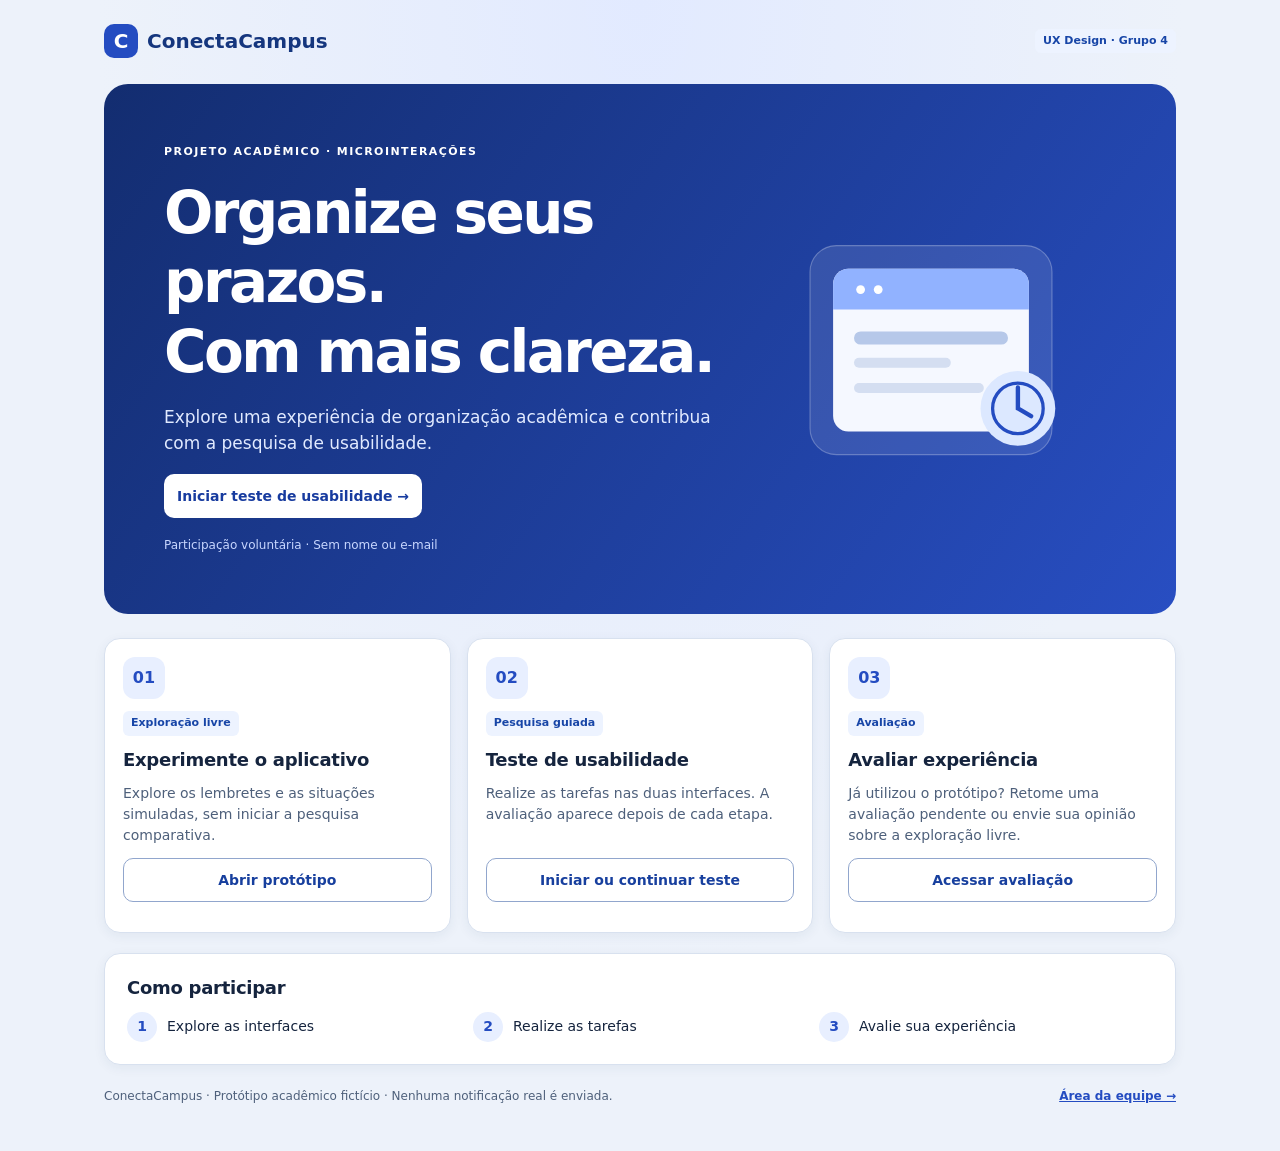
<file: index.html>
<!doctype html>
<html lang="pt-BR">

<head>
    <meta charset="utf-8">
    <meta name="viewport" content="width=device-width,initial-scale=1">

    <title>ConectaCampus | Grupo 4</title>

    <link rel="stylesheet" href="style.css">
    <script src="inicio.js" defer></script>
</head>

<body>

    <main class="site">

        <!-- Cabeçalho -->
        <header class="sitebar">

            <a class="wordmark" href="index.html">
                <span class="brandmark">C</span>
                ConectaCampus
            </a>

            <span class="tag">UX Design · Grupo 4</span>

        </header>

        <!-- Banner principal -->
        <section class="hero hero-v3">

            <div class="hero-copy">

                <span class="kicker">
                    PROJETO ACADÊMICO · MICROINTERAÇÕES
                </span>

                <h1>
                    Organize seus prazos.<br>
                    Com mais clareza.
                </h1>

                <p>
                    Explore uma experiência de organização acadêmica
                    e contribua com a pesquisa de usabilidade.
                </p>

                <a class="linkbtn primary" href="teste.html">
                    Iniciar teste de usabilidade →
                </a>

                <small>
                    Participação voluntária · Sem nome ou e-mail
                </small>

            </div>

            <!-- Ilustração do banner -->
            <div class="hero-art" aria-hidden="true">

                <svg viewBox="0 0 300 240" fill="none">

                    <rect x="40" y="26" width="220" height="190"
                        rx="24" fill="#fff" fill-opacity=".10"
                        stroke="#fff" stroke-opacity=".28"/>

                    <rect x="61" y="47" width="178" height="148"
                        rx="14" fill="#f5f8ff"/>

                    <path d="M61 61a14 14 0 0 1 14-14h150a14 14 0 0 1 14 14v23H61z"
                        fill="#91b2ff"/>

                    <rect x="82" y="62" width="8" height="8"
                        rx="4" fill="#fff"/>

                    <rect x="98" y="62" width="8" height="8"
                        rx="4" fill="#fff"/>

                    <rect x="80" y="104" width="140" height="12"
                        rx="6" fill="#b6c8e9"/>

                    <rect x="80" y="128" width="88" height="9"
                        rx="4.5" fill="#d4def1"/>

                    <rect x="80" y="151" width="118" height="9"
                        rx="4.5" fill="#d4def1"/>

                    <circle cx="229" cy="174" r="34"
                        fill="#dce8ff"/>

                    <path d="M229 155v19l12 7"
                        stroke="#244cc1"
                        stroke-width="4"
                        stroke-linecap="round"/>

                    <circle cx="229" cy="174" r="23"
                        stroke="#244cc1"
                        stroke-width="3"/>

                </svg>

            </div>

        </section>

        <!-- Opções de navegação -->
        <section class="tiles home-tiles">

            <!-- Exploração livre -->
            <article class="panel">

                <span class="feature-icon" aria-hidden="true">
                    01
                </span>

                <span class="tag">Exploração livre</span>

                <h2>Experimente o aplicativo</h2>

                <p>
                    Explore os lembretes e as situações simuladas,
                    sem iniciar a pesquisa comparativa.
                </p>

                <a class="linkbtn outline" href="prototipo.html">
                    Abrir protótipo
                </a>

            </article>

            <!-- Pesquisa comparativa -->
            <article class="panel">

                <span class="feature-icon" aria-hidden="true">
                    02
                </span>

                <span class="tag">Pesquisa guiada</span>

                <h2>Teste de usabilidade</h2>

                <p>
                    Realize as tarefas nas duas interfaces.
                    A avaliação aparece depois de cada etapa.
                </p>

                <a class="linkbtn outline" href="teste.html">
                    Iniciar ou continuar teste
                </a>

            </article>

            <!-- Avaliação independente -->
            <article class="panel">

                <span class="feature-icon" aria-hidden="true">
                    03
                </span>

                <span class="tag">Avaliação</span>

                <h2>Avaliar experiência</h2>

                <p>
                    Já utilizou o protótipo? Retome uma avaliação
                    pendente ou envie sua opinião sobre a exploração livre.
                </p>

                <a class="linkbtn outline"
                    id="evaluation-link"
                    href="avaliacao.html">

                    Acessar avaliação

                </a>

                <small id="pending-message" role="status"></small>

            </article>

        </section>

        <!-- Instruções de participação -->
        <section class="panel how">

            <h2>Como participar</h2>

            <div class="steps">

                <div>
                    <b>1</b>
                    <span>Explore as interfaces</span>
                </div>

                <div>
                    <b>2</b>
                    <span>Realize as tarefas</span>
                </div>

                <div>
                    <b>3</b>
                    <span>Avalie sua experiência</span>
                </div>

            </div>

        </section>

        <!-- Rodapé -->
        <footer class="sitefoot footer-v3">

            <span>
                ConectaCampus · Protótipo acadêmico fictício ·
                Nenhuma notificação real é enviada.
            </span>

            <a href="dashboard.html">
                Área da equipe →
            </a>

        </footer>

    </main>

    <!-- Acessibilidade - VLibras -->
    <script src="https://vlibras.gov.br/app/vlibras-plugin.js"></script>

</body>

</html>
</file>
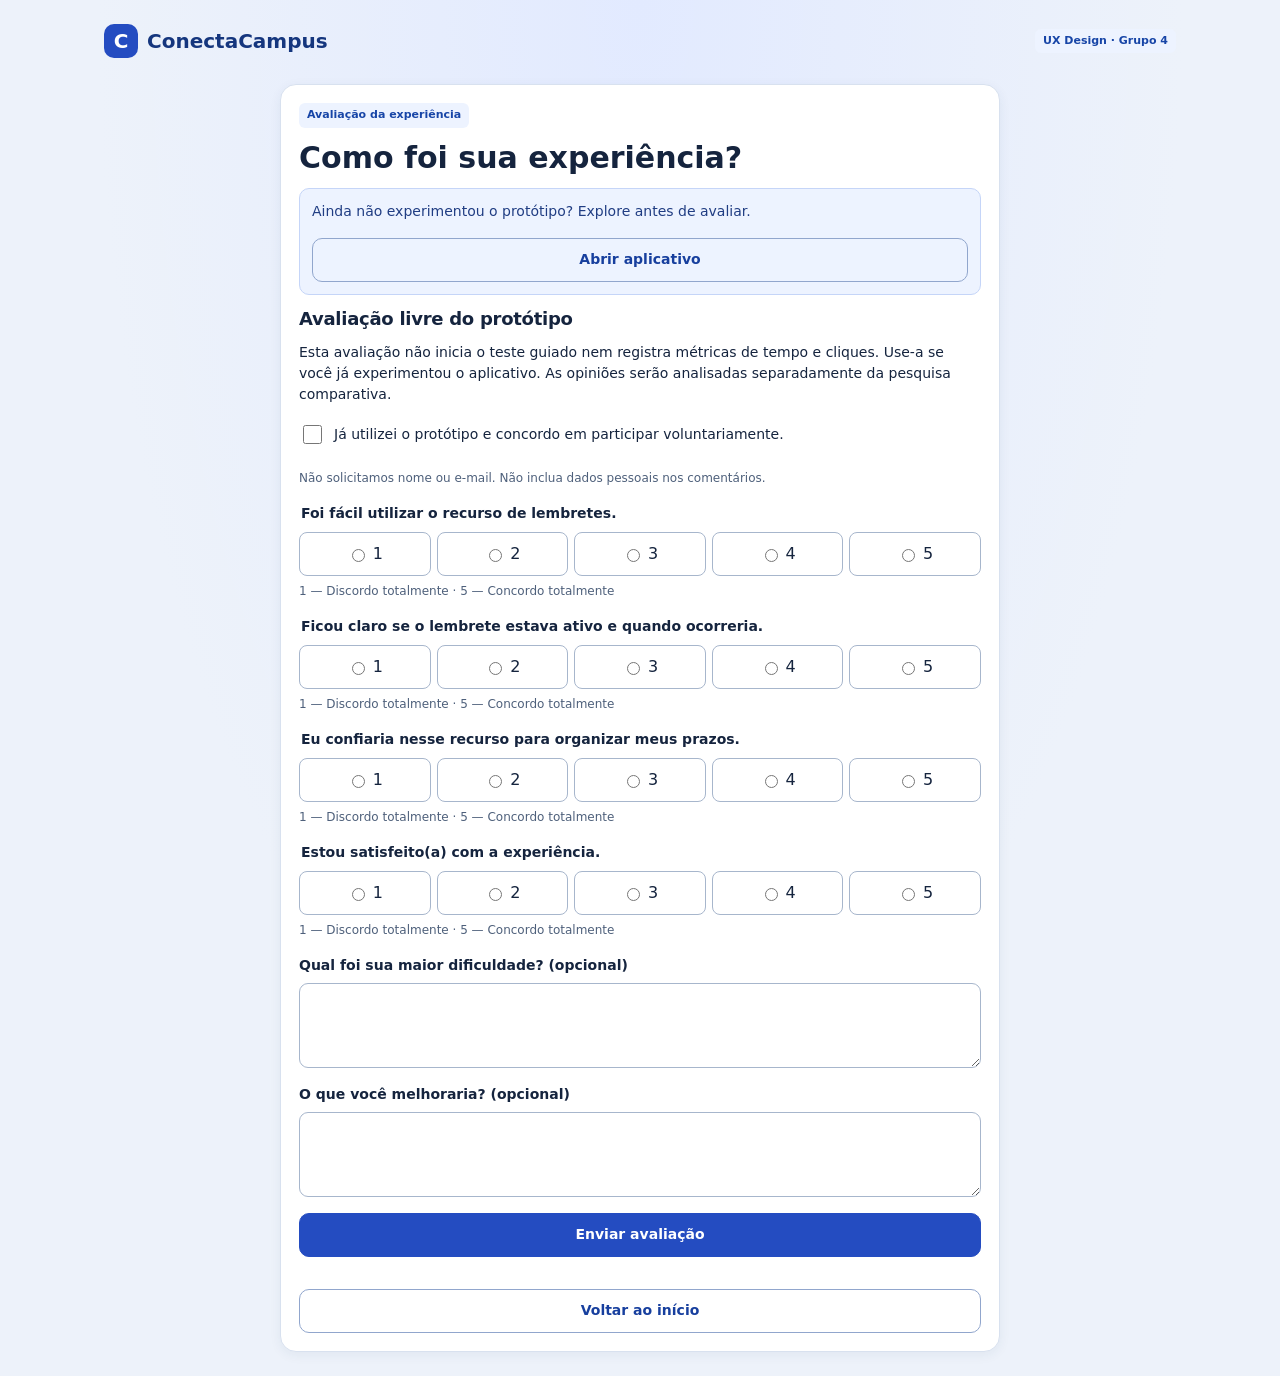
<file: avaliacao.html>
<!doctype html>
<html lang="pt-BR">

<head>
    <meta charset="utf-8">
    <meta name="viewport" content="width=device-width,initial-scale=1">

    <title>ConectaCampus | Avaliação</title>

    <link rel="stylesheet" href="style.css">

    <script src="config.js" defer></script>
    <script src="api.js" defer></script>
    <script src="avaliacao.js" defer></script>
</head>

<body>

    <main class="site">

        <!-- Cabeçalho -->
        <header class="sitebar">

            <a class="wordmark" href="index.html">
                <span class="brandmark">C</span>
                ConectaCampus
            </a>

            <span class="tag">UX Design · Grupo 4</span>

        </header>

        <!-- Avaliação da experiência -->
        <section class="panel form-panel" id="evaluation">

            <span class="tag">Avaliação da experiência</span>

            <h1>Como foi sua experiência?</h1>

            <!-- Pesquisa pendente -->
            <div class="info stack" id="pending" hidden>

                <strong>
                    Você tem um teste guiado em andamento.
                </strong>

                <p>
                    Retome a etapa pendente para completar a pesquisa
                    comparativa, sem precisar começar novamente.
                </p>

                <a class="linkbtn primary"
                    href="teste.html?resume=1">
                    Retomar pesquisa
                </a>

            </div>

            <!-- Orientação para novos participantes -->
            <div class="info stack" id="not-visited" hidden>

                <p>
                    Ainda não experimentou o protótipo?
                    Explore antes de avaliar.
                </p>

                <a class="linkbtn outline" href="prototipo.html">
                    Abrir aplicativo
                </a>

            </div>

            <h2>Avaliação livre do protótipo</h2>

            <p>
                Esta avaliação não inicia o teste guiado nem registra
                métricas de tempo e cliques. Use-a se você já experimentou
                o aplicativo. As opiniões serão analisadas separadamente
                da pesquisa comparativa.
            </p>

            <!-- Formulário de avaliação -->
            <form class="stack" id="feedback-form">

                <!-- Consentimento -->
                <label class="option">

                    <input type="checkbox" required id="consent">

                    Já utilizei o protótipo e concordo em participar
                    voluntariamente.

                </label>

                <p class="muted small">
                    Não solicitamos nome ou e-mail.
                    Não inclua dados pessoais nos comentários.
                </p>

                <!-- Avaliações geradas pelo JavaScript -->
                <div id="ratings" class="stack"></div>

                <!-- Dificuldades -->
                <label class="field">

                    Qual foi sua maior dificuldade? (opcional)

                    <textarea
                        id="difficulty"
                        maxlength="1000">
                    </textarea>

                </label>

                <!-- Sugestões -->
                <label class="field">

                    O que você melhoraria? (opcional)

                    <textarea
                        id="suggestion"
                        maxlength="1000">
                    </textarea>

                </label>

                <!-- Envio da avaliação -->
                <button class="primary"
                    id="send"
                    type="submit">

                    Enviar avaliação

                </button>

                <!-- Feedback do sistema -->
                <p id="feedback-status" role="status"></p>

                <a class="linkbtn outline" href="index.html">
                    Voltar ao início
                </a>

            </form>

        </section>

        <!-- Confirmação de envio -->
        <section class="panel form-panel" id="thanks" hidden>

            <h1>Obrigado pela sua avaliação!</h1>

            <p id="thanks-text"></p>

            <a class="linkbtn primary" href="index.html">
                Voltar ao início
            </a>

        </section>

    </main>

    <!-- Acessibilidade - VLibras -->
    <script src="https://vlibras.gov.br/app/vlibras-plugin.js"></script>

</body>

</html>
</file>
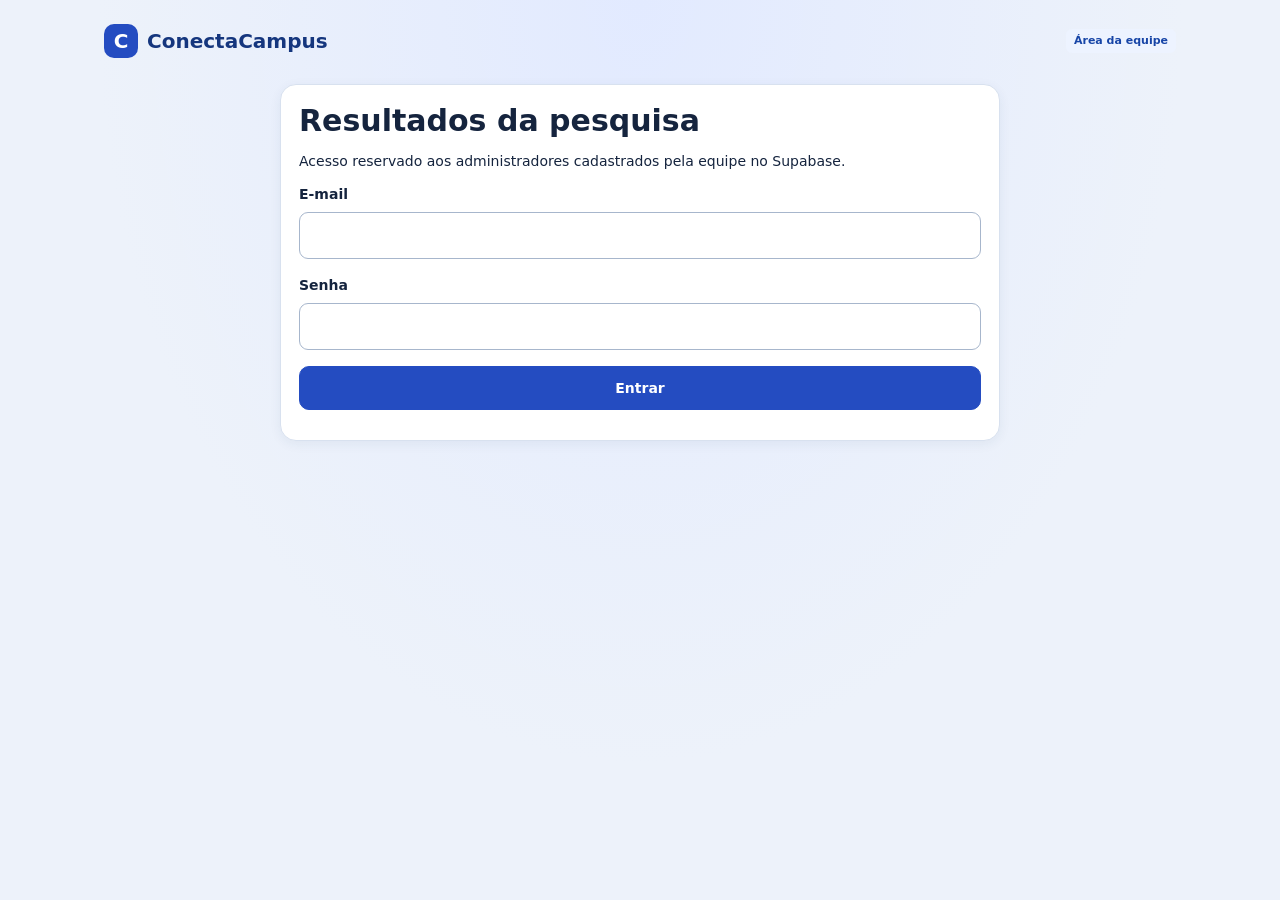
<file: dashboard.html>
<!doctype html><html lang="pt-BR"><head><meta charset="utf-8"><meta name="viewport" content="width=device-width,initial-scale=1"><title>ConectaCampus | Resultados</title><link rel="stylesheet" href="style.css"><script src="config.js" defer></script><script src="api.js" defer></script><script src="dashboard.js" defer></script></head><body><main class="site"><header class="sitebar"><a class="wordmark" href="index.html"><span class="brandmark">C</span> ConectaCampus</a><span class="tag">Área da equipe</span></header><section class="panel form-panel" id="login-panel"><h1>Resultados da pesquisa</h1><p>Acesso reservado aos administradores cadastrados pela equipe no Supabase.</p><form id="login" class="stack"><label class="field">E-mail<input id="email" type="email" autocomplete="username" required></label><label class="field">Senha<input id="password" type="password" autocomplete="current-password" required></label><button type="submit" class="primary" id="sign-in">Entrar</button></form><p id="login-status" role="status"></p><button id="local-preview" class="outline" hidden>Ver respostas locais de prévia</button></section><section id="results" class="stack" hidden><div class="panel"><span class="tag" id="data-source"></span><h1>ConectaCampus Analytics</h1><p class="muted" id="summary">Sem dados.</p><div class="row-actions"><button class="outline" id="reload">Atualizar resultados</button><button class="outline" id="export" disabled>Exportar CSV</button><button class="outline" id="logout">Sair</button></div><p id="dashboard-status" role="status"></p></div><div id="stats" class="stats"></div><section class="panel"><span class="tag">Pesquisa guiada · A/B</span><h2>Comparação das interfaces</h2><p class="muted">A: reconstrução do cenário problemático. B: proposta de melhoria. Tempo médio considera apenas ativações concluídas; cliques representam acionamentos nos controles da interface.</p><div id="comparison" class="stack"></div><div class="table-scroll"><table class="dashboard-table"><thead><tr><th>Indicador</th><th>Versão A</th><th>Versão B</th></tr></thead><tbody id="metrics"></tbody></table></div></section><section class="panel"><h2>Tarefas complementares · Versão B</h2><div id="extra-metrics" class="stack"></div></section><section class="panel"><h2>Preferência e comentários</h2><div id="preferences" class="stack"></div><div id="comments" class="stack"></div></section><section class="panel"><span class="tag">Exploração livre · Dados separados</span><h2>Avaliações livres</h2><p class="muted">Não fazem parte dos indicadores comparativos A/B.</p><p id="free-status" role="status"></p><div id="free-feedback" class="stack"></div><button class="outline" id="free-export" disabled>Exportar avaliações livres (CSV)</button></section><footer class="sitefoot">Amostra de conveniência: resultados descritivos, não generalizáveis. Não há respostas fictícias preenchidas.</footer></section></main></body></html>
</file>
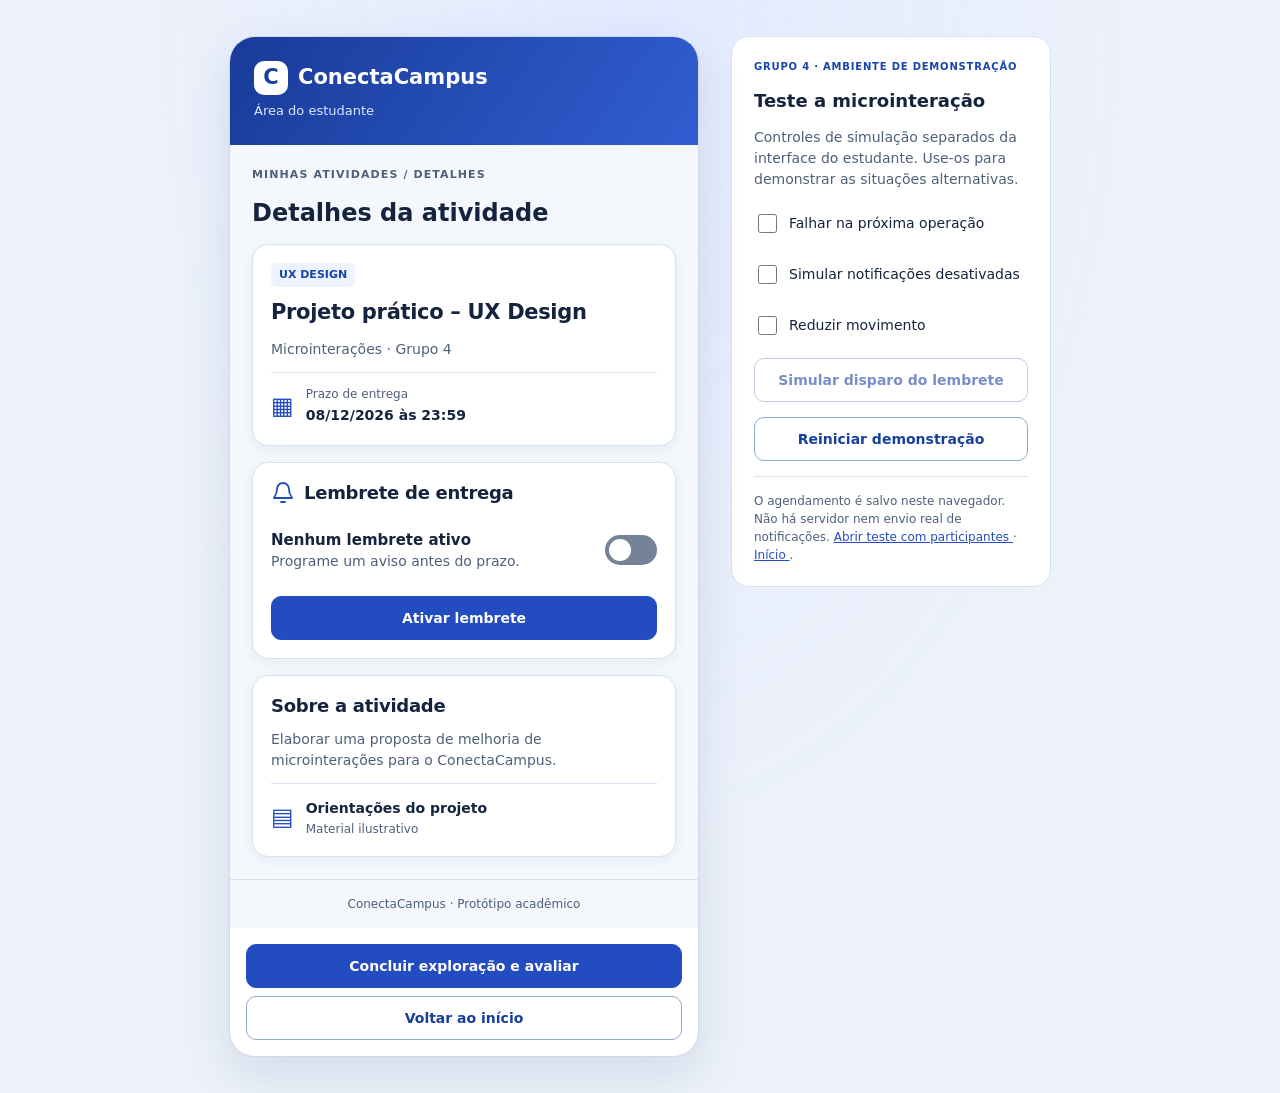
<file: prototipo.html>
<!doctype html>
<html lang="pt-BR">

<head>
    <meta charset="utf-8">
    <meta name="viewport" content="width=device-width, initial-scale=1">
    <meta name="theme-color" content="#173f9e">

    <title>ConectaCampus · Lembretes</title>

    <link rel="stylesheet" href="style.css">
    <script src="script.js" defer></script>
</head>

<body>

    <main class="workspace">

        <!-- Interface do estudante -->
        <section class="phone" aria-label="Protótipo ConectaCampus">

            <header class="app-header">

                <div class="brand">
                    <span class="brandmark" aria-hidden="true">C</span>
                    ConectaCampus
                </div>

                <p>Área do estudante</p>

            </header>

            <div class="app-content">

                <p class="eyebrow">MINHAS ATIVIDADES / DETALHES</p>

                <h1>Detalhes da atividade</h1>

                <!-- Informações da atividade -->
                <article class="activity panel">

                    <span class="tag">UX DESIGN</span>

                    <h2>Projeto prático – UX Design</h2>

                    <p>Microinterações · Grupo 4</p>

                    <div class="deadline">

                        <span aria-hidden="true">▦</span>

                        <div>
                            <small>Prazo de entrega</small>
                            <strong id="deadline"></strong>
                        </div>

                    </div>

                </article>

                <!-- Lembrete de entrega -->
                <section class="panel reminder"
                    aria-labelledby="reminder-title"
                    id="reminder">

                    <div class="section-heading">

                        <svg class="bell"
                            width="24"
                            height="24"
                            viewBox="0 0 24 24"
                            fill="none"
                            stroke="currentColor"
                            stroke-width="1.8"
                            stroke-linecap="round"
                            stroke-linejoin="round"
                            aria-hidden="true">

                            <path d="M18 8a6 6 0 0 0-12 0c0 7-3 7-3 9h18c0-2-3-2-3-9M10 21h4"/>

                        </svg>

                        <h2 id="reminder-title">
                            Lembrete de entrega
                        </h2>

                    </div>

                    <div class="status-line">

                        <div>

                            <p class="state" id="state">
                                Nenhum lembrete ativo
                            </p>

                            <p class="muted" id="state-detail">
                                Programe um aviso antes do prazo.
                            </p>

                        </div>

                        <button class="switch"
                            role="switch"
                            aria-checked="false"
                            aria-label="Lembrete de entrega"
                            id="switch">

                            <span></span>

                        </button>

                    </div>

                    <p class="schedule-summary small" id="schedule-summary" hidden></p>

                    <button class="primary" id="configure">
                        Ativar lembrete
                    </button>

                    <button class="outline danger"
                        id="disable"
                        hidden>
                        Desativar lembrete
                    </button>

                    <button type="button"
                        class="outline"
                        id="undo"
                        hidden>
                        Desfazer desativação
                    </button>

                    <!-- Feedback da microinteração -->
                    <div id="notice" class="notice" role="status" aria-live="polite" aria-atomic="true"></div>

                    <div id="page-error" class="error" role="alert" aria-atomic="true"></div>

                </section>

                <!-- Contexto acadêmico -->
                <section class="panel context">

                    <h2>Sobre a atividade</h2>

                    <p>
                        Elaborar uma proposta de melhoria de
                        microinterações para o ConectaCampus.
                    </p>

                    <div class="file">

                        <span aria-hidden="true">▤</span>

                        <div>
                            <strong>Orientações do projeto</strong>
                            <small>Material ilustrativo</small>
                        </div>

                    </div>

                </section>

            </div>

            <!-- Rodapé do aplicativo -->
            <footer class="app-footer">
                ConectaCampus <span>·</span> Protótipo acadêmico
            </footer>

            <!-- Avaliação após a exploração -->
            <div class="demo-evaluation">

                <a class="linkbtn primary"
                    href="avaliacao.html?demo=1">
                    Concluir exploração e avaliar
                </a>

                <a class="linkbtn outline"
                    href="index.html">
                    Voltar ao início
                </a>

            </div>

            <!-- Configuração do lembrete -->
            <dialog id="editor" aria-labelledby="editor-title">

                <form id="editor-form" novalidate>

                    <div class="dialog-head">

                        <div>

                            <p class="eyebrow">
                                LEMBRETE DE ENTREGA
                            </p>

                            <h2 id="editor-title">
                                Configurar lembrete
                            </h2>

                        </div>

                        <button type="button"
                            class="close"
                            id="close"
                            aria-label="Fechar configuração">
                            ×
                        </button>

                    </div>

                    <p class="muted">
                        Escolha quando deseja receber o aviso.
                    </p>

                    <!-- Atalhos de agendamento -->
                    <div class="presets"
                        aria-label="Atalhos de agendamento">

                        <button type="button" data-hours="24">
                            1 dia antes
                        </button>

                        <button type="button" data-hours="2">
                            2 horas antes
                        </button>

                        <button type="button" id="custom">
                            Personalizar
                        </button>

                    </div>

                    <!-- Data e horário -->
                    <div class="fields">

                        <label>

                            Data

                            <input id="date"
                                type="date"
                                required
                                aria-describedby="validation">

                        </label>

                        <label>

                            Horário

                            <input id="time"
                                type="time"
                                required
                                aria-describedby="validation">

                        </label>

                    </div>

                    <p class="muted small" id="limit"></p>

                    <p class="error" id="validation" aria-live="polite"></p>

                    <div class="error" id="save-error" role="alert" aria-atomic="true"></div>

                    <button type="button"
                        class="outline"
                        id="open-settings"
                        hidden>
                        Abrir configurações (simulação)
                    </button>

                    <button class="primary"
                        id="save"
                        type="submit">
                        Salvar lembrete
                    </button>

                    <p id="processing" role="status" aria-live="polite" class="small muted"></p>

                    <button class="outline"
                        id="cancel"
                        type="button">
                        Cancelar
                    </button>

                </form>

            </dialog>

        </section>

        <!-- Painel de demonstração -->
        <aside class="lab" aria-labelledby="lab-title">

            <span class="lab-label">
                GRUPO 4 · AMBIENTE DE DEMONSTRAÇÃO
            </span>

            <h2 id="lab-title">
                Teste a microinteração
            </h2>

            <p>
                Controles de simulação separados da interface do estudante.
                Use-os para demonstrar as situações alternativas.
            </p>

            <label class="option">
                <input type="checkbox" id="offline">
                Falhar na próxima operação
            </label>

            <label class="option">
                <input type="checkbox" id="blocked">
                Simular notificações desativadas
            </label>

            <label class="option">
                <input type="checkbox" id="motion">
                Reduzir movimento
            </label>

            <button id="simulate"
                class="outline"
                disabled>
                Simular disparo do lembrete
            </button>

            <button id="reset" class="outline">
                Reiniciar demonstração
            </button>

            <hr>

            <p class="small">

                O agendamento é salvo neste navegador.
                Não há servidor nem envio real de notificações.

                <a href="teste.html">
                    Abrir teste com participantes
                </a>

                ·

                <a href="index.html">
                    Início
                </a>.

            </p>

        </aside>

    </main>

    <!-- Acessibilidade - VLibras -->
    <!-- Carrega somente fora do iframe da pesquisa -->
    <script>
        if (window.self === window.top) {
            const vlibras = document.createElement('script');

            vlibras.src =
                'https://vlibras.gov.br/app/vlibras-plugin.js';

            document.body.appendChild(vlibras);
        }
    </script>

</body>

</html>
</file>
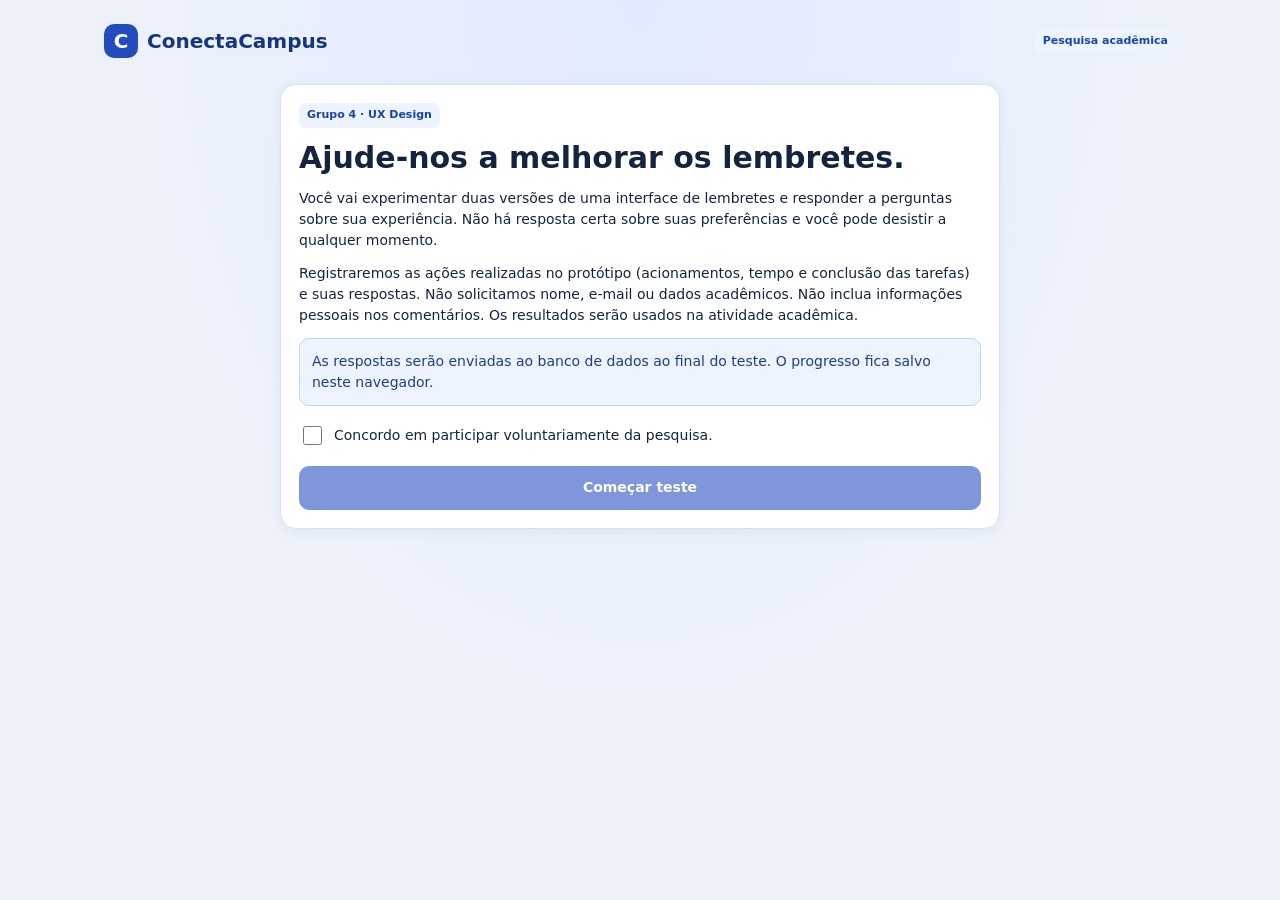
<file: teste.html>
<!doctype html>
<html lang="pt-BR">

<head>
    <meta charset="utf-8">
    <meta name="viewport" content="width=device-width,initial-scale=1">

    <title>ConectaCampus | Pesquisa de usabilidade</title>

    <link rel="stylesheet" href="style.css">

    <script src="config.js" defer></script>
    <script src="api.js" defer></script>
    <script src="teste.js" defer></script>
</head>

<body>

    <main class="site">

        <!-- Cabeçalho -->
        <header class="sitebar">

            <a class="wordmark" href="index.html">
                <span class="brandmark">C</span>
                ConectaCampus
            </a>

            <span class="tag">Pesquisa acadêmica</span>

        </header>

        <!-- Introdução da pesquisa -->
        <section class="panel form-panel" id="intro">

            <span class="tag">Grupo 4 · UX Design</span>

            <h1>Ajude-nos a melhorar os lembretes.</h1>

            <p>
                Você vai experimentar duas versões de uma interface
                de lembretes e responder a perguntas sobre sua experiência.
                Não há resposta certa sobre suas preferências e você pode
                desistir a qualquer momento.
            </p>

            <p>
                Registraremos as ações realizadas no protótipo
                (acionamentos, tempo e conclusão das tarefas) e suas
                respostas. Não solicitamos nome, e-mail ou dados acadêmicos.
                Não inclua informações pessoais nos comentários.
                Os resultados serão usados na atividade acadêmica.
            </p>

            <div class="info" id="storage"></div>

            <label class="option">
                <input type="checkbox" id="consent">
                Concordo em participar voluntariamente da pesquisa.
            </label>

            <button class="primary" id="start" disabled>
                Começar teste
            </button>

            <!-- Retomada de pesquisa -->
            <div id="resume-box" class="info stack" hidden>

                <p>
                    Existe uma pesquisa em andamento neste navegador.
                </p>

                <button class="outline" id="resume">
                    Continuar pesquisa
                </button>

                <button class="outline danger" id="discard">
                    Descartar progresso e iniciar outra
                </button>

            </div>

        </section>

        <!-- Ambiente do teste -->
        <section id="study" hidden class="stack study-shell">

            <!-- Indicador de progresso -->
            <div class="panel">

                <div class="row-actions">

                    <strong id="stage-label">
                        Etapa 1 de 4
                    </strong>

                    <small id="stage-name"></small>

                </div>

                <div class="progress-track">
                    <span id="progress" style="width:25%"></span>
                </div>

            </div>

            <div class="study-grid" id="study-grid">

                <!-- Instruções da tarefa -->
                <section class="panel stack" id="instructions">

                    <h1 id="task-title" tabindex="-1"></h1>

                    <p id="task-text"></p>

                    <!-- Tarefas complementares -->
                    <div id="extra-tasks" hidden class="stack">

                        <div class="info">
                            Se não conseguir uma tarefa, siga para a próxima.
                            O resultado incompleto também é importante.
                        </div>

                        <label class="field">

                            Você conseguiu compreender a mensagem de erro?

                            <select id="error-clear">

                                <option value="">Selecione</option>

                                <option value="yes">Sim</option>

                                <option value="partly">
                                    Parcialmente
                                </option>

                                <option value="no">Não</option>

                                <option value="not_seen">
                                    Não vi a mensagem
                                </option>

                            </select>

                        </label>

                    </div>

                    <button id="finish-task"
                        class="primary"
                        disabled>
                        Terminei esta tarefa
                    </button>

                    <p class="small muted" id="task-status" role="status"></p>

                </section>

                <!-- Avaliação individual da interface -->
                <section class="panel round-panel"
                    id="round-form"
                    hidden>

                    <span class="tag">Avaliação da etapa</span>

                    <h2>Sobre esta interface</h2>

                    <p>
                        Responda com base na experiência que acabou de ter.
                        Você pode consultar a interface sem alterar
                        o agendamento.
                    </p>

                    <button type="button"
                        class="outline"
                        id="view-interface"
                        aria-expanded="false"
                        aria-controls="prototype">

                        Consultar interface

                    </button>

                    <form id="round-questions" class="stack">

                        <!-- Estado do lembrete -->
                        <label class="field">

                            Qual é o estado atual do lembrete?

                            <select id="state-answer" required>

                                <option value="">Selecione</option>

                                <option value="active">Ativo</option>

                                <option value="inactive">Inativo</option>

                                <option value="unknown">
                                    Não consegui identificar
                                </option>

                            </select>

                        </label>

                        <!-- Data e horário -->
                        <label class="field">

                            Para quando ficou agendado?

                            <input id="when-answer"
                                type="datetime-local"
                                required>

                        </label>

                        <label class="option">

                            <input id="unknown-when"
                                type="checkbox">

                            Não consegui identificar o horário.

                        </label>

                        <!-- Escalas de avaliação -->
                        <div id="round-ratings" class="stack"></div>

                        <button class="primary" type="submit">
                            Continuar
                        </button>

                    </form>

                </section>

                <!-- Interface do aplicativo em teste -->
                <iframe
                    id="prototype"
                    title="Interface do aplicativo em teste"
                    src="about:blank">
                </iframe>

                <!-- Conclusão da tarefa no celular -->
                <div class="mobile-finish"
                    id="mobile-finish"
                    hidden>

                    <button class="primary"
                        id="finish-mobile"
                        disabled>

                        Terminei ou não consegui

                    </button>

                    <small>
                        Ao concluir, você poderá avaliar esta etapa.
                    </small>

                </div>

            </div>

        </section>

        <!-- Avaliação final -->
        <section class="panel form-panel" id="final" hidden>

            <h1>Avaliação final</h1>

            <p>
                Conte como foi sua experiência com as duas interfaces.
                Suas respostas ficam neste navegador até o envio.
            </p>

            <form id="final-form" class="stack">

                <!-- Preferência entre as interfaces -->
                <label class="field">

                    Qual interface transmitiu mais segurança?

                    <select id="preference" required>

                        <option value="">Selecione</option>

                        <option value="first">
                            Primeira interface
                        </option>

                        <option value="second">
                            Segunda interface
                        </option>

                        <option value="equal">
                            As duas igualmente
                        </option>

                        <option value="neither">
                            Nenhuma
                        </option>

                    </select>

                </label>

                <!-- Avaliações finais -->
                <div id="final-ratings" class="stack"></div>

                <!-- Dificuldades encontradas -->
                <label class="field">

                    Qual foi sua principal dificuldade? (opcional)

                    <textarea maxlength="1000" id="difficulty"></textarea>

                </label>

                <!-- Sugestões de melhoria -->
                <label class="field">

                    O que você melhoraria? (opcional)

                    <textarea maxlength="1000" id="suggestion"></textarea>

                </label>

                <!-- Envio das respostas -->
                <button class="primary" id="submit" type="submit">
                    Enviar avaliação
                </button>

                <a class="linkbtn outline" href="index.html">
                    Salvar progresso e voltar ao início
                </a>

                <p id="submit-status" role="status"></p>

            </form>

        </section>

        <!-- Confirmação de conclusão -->
        <section class="panel form-panel" id="thanks" hidden>

            <span class="tag">Pesquisa concluída</span>

            <h1>Obrigado pela participação!</h1>

            <p id="thanks-text"></p>

            <a class="linkbtn outline" href="index.html">
                Voltar ao início
            </a>

        </section>

    </main>

    <!-- Acessibilidade - VLibras -->
    <!-- Carregado na página principal, fora do iframe -->
    <script src="https://vlibras.gov.br/app/vlibras-plugin.js"></script>

</body>

</html>
</file>
<file: style.css>
:root{font-family:system-ui,-apple-system,BlinkMacSystemFont,'Segoe UI',sans-serif;color:#15243e;background:#e9eef7;line-height:1.5;--blue:#1845ab;--border:#d8e1ef;--muted:#53647b}*{box-sizing:border-box}body{margin:0}button,input{font:inherit}button{cursor:pointer;min-height:44px}button:disabled{cursor:not-allowed;opacity:.58}button:focus-visible,input:focus-visible{outline:3px solid #e7a224;outline-offset:3px}[hidden]{display:none!important}.workspace{max-width:1000px;margin:0 auto;padding:36px 20px;display:grid;grid-template-columns:minmax(0,470px) minmax(0,320px);justify-content:center;align-items:start;gap:32px}.phone{background:#f4f7fc;border-radius:26px;overflow:hidden;border:1px solid #cfd9e9;box-shadow:0 18px 48px #233e6e20;position:relative}.app-header{background:#173f9e;color:white;padding:24px}.brand{display:flex;align-items:center;gap:10px;font-size:21px;font-weight:750}.brandmark{background:#fff;color:#173f9e;width:34px;height:34px;border-radius:10px;display:grid;place-items:center}.app-header p{margin:6px 0 0;color:#dbe7ff;font-size:13px}.app-content{padding:22px;display:grid;gap:16px}.eyebrow{font-size:11px;font-weight:750;letter-spacing:.10em;color:var(--muted);margin:0}h1{font-size:24px;line-height:1.2;margin:0}h2{font-size:18px;line-height:1.3;margin:0}p{margin:0}.panel{background:white;padding:18px;border:1px solid var(--border);border-radius:16px;display:grid;gap:12px}.tag{font-size:11px;font-weight:750;color:#1745a7;background:#edf3ff;justify-self:start;border-radius:6px;padding:4px 8px}.activity h2{font-size:21px}.activity>p,.muted,.context p{color:var(--muted);font-size:14px}.deadline,.file{display:flex;gap:12px;align-items:center;border-top:1px solid var(--border);padding-top:12px}.deadline span,.file>span{font-size:24px;color:var(--blue)}small{display:block;color:var(--muted);font-size:12px}strong{font-size:14px}.section-heading{display:flex;align-items:center;gap:9px}.bell{color:var(--blue);flex-shrink:0}.status-line{display:flex;align-items:center;justify-content:space-between;gap:10px;padding:12px 0}.state{font-weight:700;font-size:15px}.reminder.active{background:#f5f9ff;border-color:#95b6f0}.reminder.active .state{color:#1645a6}.switch{border:0;width:52px;height:30px;min-height:30px;padding:4px;border-radius:99px;background:#758399;flex-shrink:0;display:flex;align-items:center;position:relative}.switch:before{content:'';position:absolute;inset:-7px 0}.switch span{width:22px;height:22px;background:#fff;border-radius:50%;transition:transform .16s ease}.switch[aria-checked=true]{background:var(--blue)}.switch[aria-checked=true] span{transform:translateX(22px)}.primary,.outline{width:100%;border-radius:10px;padding:10px 13px;font-weight:650;font-size:14px}.primary{background:var(--blue);color:#fff;border:1px solid var(--blue)}.outline{background:transparent;color:#173f9e;border:1px solid #91a6cd}.danger{color:#a62222;border-color:#ddb6b6}.notice:not(:empty){padding:12px;border-radius:10px;background:#e2f5e9;color:#125b32;border:1px solid #a9d8b9;font-size:14px}.error{color:#a52222;font-size:13px}.error:not(:empty){background:#fff1f0;border:1px solid #efc0bb;border-radius:8px;padding:10px}.notice:empty,.error:empty{margin:0;padding:0}.app-footer{padding:15px;text-align:center;color:var(--muted);font-size:12px;border-top:1px solid var(--border)}.lab{background:#fff;border:1px solid var(--border);border-radius:18px;padding:22px;display:grid;gap:15px}.lab-label{font-size:10px;font-weight:750;letter-spacing:.08em;color:#1845ab}.lab>p{color:var(--muted);font-size:14px}.option{display:flex;align-items:center;gap:9px;font-size:14px;min-height:36px}.option input{width:19px;height:19px;accent-color:var(--blue)}hr{border:0;border-top:1px solid var(--border);width:100%;margin:0}.small{font-size:12px!important}dialog{border:1px solid var(--border);border-radius:20px;padding:24px;max-width:min(450px,calc(100% - 24px));width:100%;color:#15243e;box-shadow:0 24px 80px #0004}dialog::backdrop{background:#10234588}dialog[open]{animation:appear .18s ease-out}#editor-form{display:grid;gap:14px}.dialog-head{display:flex;justify-content:space-between;align-items:center;gap:8px}.close{background:transparent;border:0;font-size:28px;width:44px;color:var(--muted)}.presets{display:flex;gap:6px;flex-wrap:wrap}.presets button{background:#f1f5fb;border:1px solid var(--border);color:#233d67;font-size:12px;padding:7px 10px;border-radius:99px}.presets button[aria-pressed=true]{background:#dce9ff;color:#143a93;border-color:#8caff2}.fields{display:grid;grid-template-columns:1fr 1fr;gap:10px}.fields label{font-size:13px;font-weight:650;min-width:0}.fields input{display:block;width:100%;min-height:44px;border:1px solid #9baecb;border-radius:8px;padding:8px;background:white;color:inherit}.fields input[aria-invalid=true]{border-color:#b22626}.busy::before{content:'◌ ';display:inline-block;animation:spin 1s linear infinite}@keyframes spin{to{transform:rotate(360deg)}}@keyframes appear{from{opacity:0;transform:translateY(8px)}to{opacity:1;transform:none}}@media(max-width:740px){.workspace{grid-template-columns:minmax(0,470px);padding:12px;gap:16px}.phone{border-radius:18px}.app-content{padding:16px}.lab{padding:18px}}@media(prefers-reduced-motion:reduce){*,*::before,*::after{animation:none!important;transition:none!important}}.reduce-motion *, .reduce-motion *::before,.reduce-motion *::after{animation:none!important;transition:none!important}
:root{--blue:#244cc1;--muted:#4e607b;background:#edf2fa}body{background:radial-gradient(ellipse at top,#e2eaff,transparent 60%),#edf2fa;min-height:100vh}.app-header{background:linear-gradient(125deg,#183b98,#315ed1)}.panel{box-shadow:0 3px 12px #203a6510}.primary:not(:disabled):hover{background:#173b9f}.outline:not(:disabled):hover{background:#eaf1ff}.notice:empty,.error:empty{display:none}.study .workspace{display:block;padding:0;max-width:470px}.study .phone{border:0;border-radius:0;box-shadow:none}.study .app-content{padding:16px;gap:12px}.study .app-header{padding:16px}.study .context{gap:8px}.study{background:#f4f7fc}.study .app-footer{padding:10px}.lab a{color:var(--blue)}
a{color:var(--blue)}.site{max-width:1060px;margin:auto;padding:24px}.sitebar{display:flex;justify-content:space-between;align-items:center;gap:12px;margin-bottom:26px}.wordmark{display:flex;align-items:center;gap:9px;text-decoration:none;font-weight:800;color:#15367e;font-size:20px}.wordmark .brandmark{background:var(--blue);color:white}.hero{display:grid;justify-items:start;gap:20px;padding:clamp(24px,5vw,60px);background:linear-gradient(125deg,#132d70,#284ec2);border-radius:24px;color:white;margin-bottom:24px}.hero h1{font-size:clamp(32px,5vw,58px);letter-spacing:-.045em}.hero p{max-width:560px;color:#e1eaff;font-size:17px}.hero small{color:#c8d7ff}.kicker{font-size:11px;letter-spacing:.13em;font-weight:700}.hero .linkbtn{background:white;color:#173b9f;border:0;width:auto}.tiles{display:grid;grid-template-columns:repeat(3,1fr);gap:16px}.tiles p{font-size:14px;color:var(--muted)}.linkbtn{display:inline-block;text-decoration:none;text-align:center;min-height:44px;align-content:center}.sitefoot{padding:22px 0;color:var(--muted);font-size:12px}.study-grid{display:grid;grid-template-columns:minmax(0,1fr) minmax(300px,430px);gap:24px;align-items:start}.study-grid iframe{width:100%;height:720px;border:1px solid var(--border);border-radius:18px;background:#f4f7fc}.stack{display:grid;gap:16px}.form-panel{max-width:720px;margin:auto}.form-panel h1{font-size:30px}.form-panel p,.study-grid p{font-size:14px}.field{display:grid;gap:7px;font-size:14px;font-weight:650}.field input,.field textarea,.field select{font:inherit;width:100%;border:1px solid #a7b6cc;border-radius:9px;padding:12px;background:white;color:#15243e}.field textarea{min-height:85px;resize:vertical}.field input:focus-visible,.field textarea:focus-visible,.field select:focus-visible,a:focus-visible{outline:3px solid #e7a224;outline-offset:3px}.rating{border:0;margin:0;padding:0;display:grid;gap:6px}.rating legend{font-weight:650;font-size:14px;margin-bottom:8px}.rating-choices{display:grid;grid-template-columns:repeat(5,1fr);gap:6px}.rating-choices label{border:1px solid #a7b6cc;border-radius:8px;display:flex;justify-content:center;align-items:center;gap:5px;min-height:44px;cursor:pointer}.rating-choices input{accent-color:var(--blue)}.rating-choices label:has(input:checked){background:#e5eeff;border-color:var(--blue)}.row-actions{display:flex;gap:8px;flex-wrap:wrap}.row-actions>*{flex:1}.progress-track{background:#dce5f5;height:8px;border-radius:20px;overflow:hidden}.progress-track span{display:block;background:var(--blue);height:100%;transition:width .2s}.info{padding:12px;background:#edf3ff;border:1px solid #c5d5f8;border-radius:10px;color:#203d83;font-size:14px}.stats{display:grid;grid-template-columns:repeat(3,1fr);gap:12px}.stat{background:white;border:1px solid var(--border);border-radius:14px;padding:16px;display:grid;gap:5px}.stat strong{font-size:28px;color:#183b98}.metric-row{display:grid;gap:7px}.bar{height:12px;background:#e6edf8;border-radius:20px;overflow:hidden}.bar span{display:block;height:100%;background:var(--blue);border-radius:20px}.bar.a span{background:#64748b}.comments{white-space:pre-wrap;overflow-wrap:anywhere}.dashboard-table{width:100%;border-collapse:collapse;font-size:14px}.dashboard-table td,.dashboard-table th{padding:12px 8px;border-bottom:1px solid var(--border);text-align:left}.dashboard-table th{color:var(--muted)}.dashboard-table td:not(:first-child){font-variant-numeric:tabular-nums}.table-scroll{overflow-x:auto}.study .reminder:has(.switch[aria-checked=true]) .bell{color:var(--blue)}.study.legacy .reminder{background:white;border-color:var(--border)}.study.legacy .reminder .state{color:inherit}.study.legacy .reminder .section-heading{display:none}@media(max-width:760px){.site{padding:14px}.sitebar{margin-bottom:16px}.wordmark{font-size:16px}.tiles,.study-grid{grid-template-columns:1fr}.study-grid iframe{height:650px}.stats{grid-template-columns:repeat(2,1fr)}.hero{border-radius:16px}.sitebar .tag{font-size:10px}}@media(prefers-reduced-motion:reduce){.progress-track span{transition:none}}
/* V3: responsive single-surface study and independent evaluation. */
.site{max-width:1120px}.hero-v3{grid-template-columns:minmax(0,1.5fr) minmax(0,1fr);align-items:center;gap:28px}.hero-copy{display:grid;gap:18px;justify-items:start}.hero-art{width:100%;max-width:330px;justify-self:center}.hero-art svg{width:100%;display:block}.feature-icon{background:#e8efff;color:#244cc1;font-size:16px;font-weight:800;width:42px;height:42px;display:grid;place-items:center;border-radius:12px}.home-tiles .panel{align-content:start;grid-template-rows:auto auto auto 1fr auto auto}.how{margin-top:20px;padding:22px}.steps{display:grid;grid-template-columns:repeat(3,1fr);gap:12px}.steps>div{display:flex;align-items:center;gap:10px;font-size:14px}.steps b{background:#e8efff;color:#244cc1;border-radius:50%;width:30px;height:30px;display:grid;place-items:center;flex-shrink:0}.footer-v3{display:flex;justify-content:space-between;gap:12px;flex-wrap:wrap}.footer-v3 a{font-weight:650}.study-grid{grid-template-columns:minmax(0,1fr) minmax(0,1.15fr);gap:18px}.study-grid iframe{display:block;border-radius:14px;height:780px;min-width:0}.study-grid.is-rating{grid-template-columns:minmax(0,1fr)}.study-grid.is-rating .round-panel{max-width:720px;width:100%;margin:auto}.study-grid.is-rating.show-reference{grid-template-columns:minmax(0,1fr) minmax(0,1fr)}.study .workspace{max-width:none;width:100%;padding:0}.study .phone{width:100%;border:0;border-radius:0;box-shadow:none}.study .demo-evaluation{display:none}.demo-evaluation{padding:16px;display:grid;gap:8px;background:white}.schedule-summary{color:#24428c;background:#e8efff;border-radius:8px;padding:9px}.study.legacy .schedule-summary{display:none}.round-panel .rating-choices label{min-width:0}.round-panel{min-width:0}.study-shell .progress-track{height:10px}.stat strong{overflow-wrap:anywhere}.dashboard-table th:first-child{min-width:150px}.panel h2{letter-spacing:-.015em}.primary,.outline,.linkbtn{transition:background .15s,border-color .15s,box-shadow .15s}.primary:not(:disabled):active,.outline:not(:disabled):active{box-shadow:inset 0 2px 5px #0002}.reminder.active .bell{color:#244cc1}.study-grid.is-rating iframe{pointer-events:auto}.study .app-content{max-width:780px;margin:auto}.study .app-header{padding:16px 20px}.study .app-footer{padding:12px}.bar span{transition:width .25s ease}.feedback-label{font-weight:700;color:var(--blue)}
@media(max-width:760px){.hero-v3{grid-template-columns:1fr}.hero-art{display:none}.home-tiles{grid-template-columns:1fr}.steps{grid-template-columns:1fr}.study-grid,.study-grid.is-rating.show-reference{grid-template-columns:minmax(0,1fr)}.study-grid iframe{height:760px;border-radius:12px}.study-grid.is-rating.show-reference iframe{order:-1}.study-shell .panel{padding:14px}.study .app-content{padding:12px}.study .app-header{padding:14px}.study .phone{border-radius:0}.workspace{padding:0;grid-template-columns:minmax(0,1fr);gap:12px}.phone{border-radius:0;border:0}.lab{margin:12px}.hero-copy h1{font-size:clamp(30px,8vw,46px)}.footer-v3{flex-direction:column}.sitebar .wordmark{min-width:0}.sitebar .tag{white-space:normal;text-align:right}.round-panel .rating-choices{gap:4px}.round-panel .rating-choices label{gap:2px}.fields{grid-template-columns:minmax(0,1fr) minmax(0,1fr)}}
@media(max-width:360px){.fields{grid-template-columns:1fr}.site{padding:10px}.rating-choices label{flex-direction:column}.wordmark{font-size:15px}}
@media(prefers-reduced-motion:reduce){*,*::before,*::after{animation:none!important;transition:none!important}}
.mobile-finish{display:none}.mobile-finish small{text-align:center;margin-top:8px}
@media(max-width:760px){.mobile-finish:not([hidden]){display:block}.study-grid:not(.is-rating) #finish-task{display:none}.study-grid iframe{height:760px}.study-grid:not(.is-rating) #extra-tasks{margin-bottom:0}}
</file>
